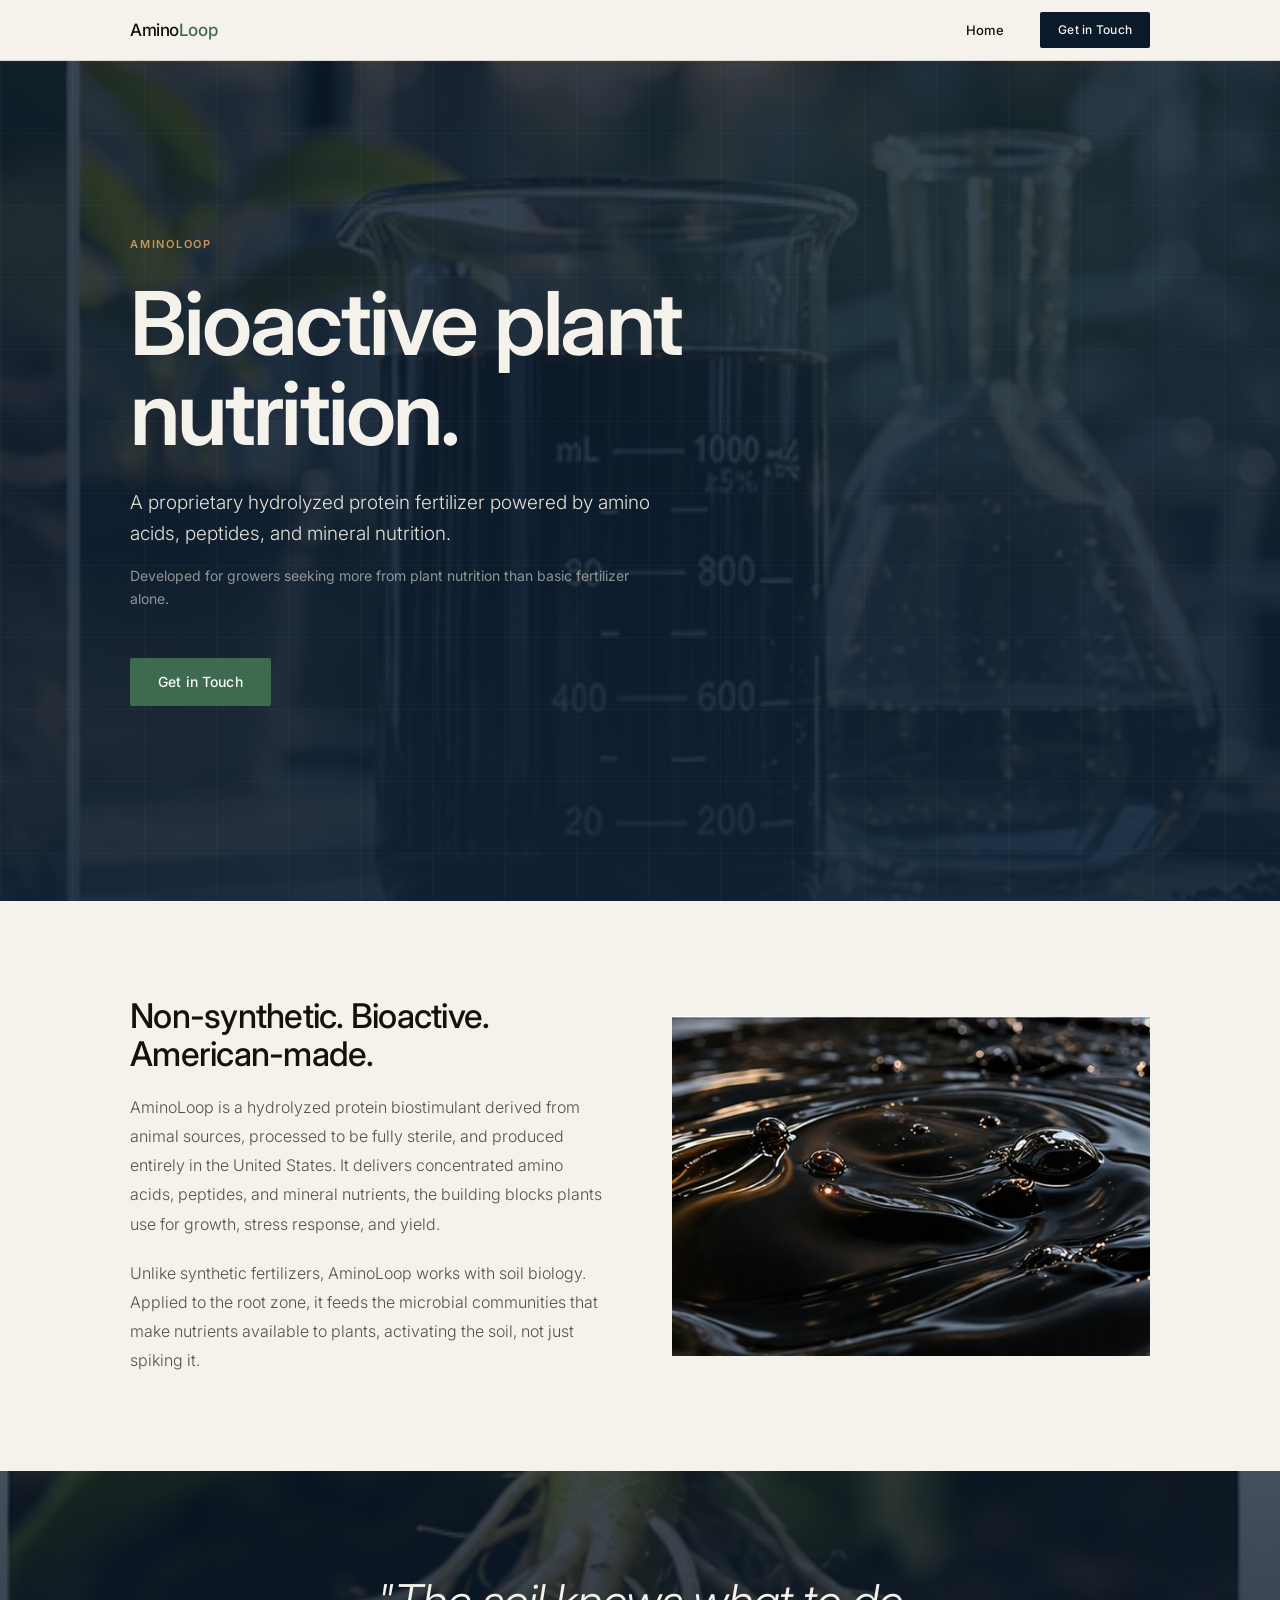
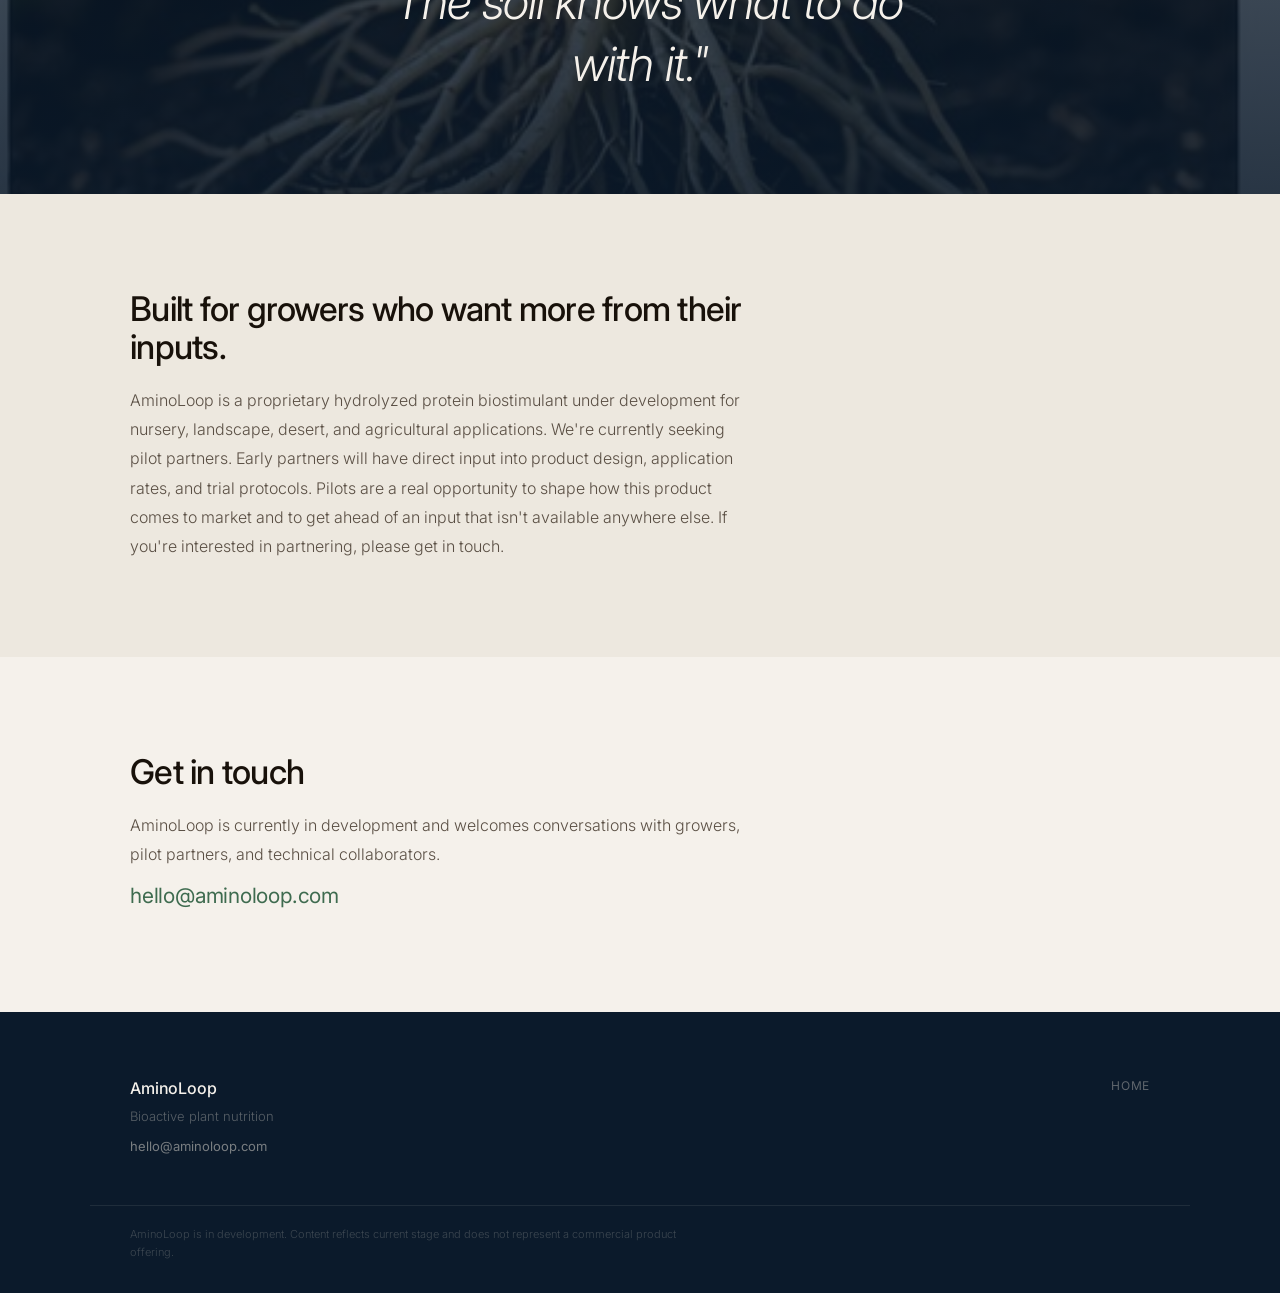
<file: index.html>
<!DOCTYPE html>
<html lang="en">
<head>
  <meta charset="UTF-8">
  <meta name="viewport" content="width=device-width, initial-scale=1.0">
  <meta name="description" content="AminoLoop is developing a proprietary hydrolyzed protein fertilizer powered by amino acids, peptides, and mineral nutrition.">
  <title>AminoLoop -- Bioactive Plant Nutrition</title>
  <link rel="preconnect" href="https://fonts.googleapis.com">
  <link rel="preconnect" href="https://fonts.gstatic.com" crossorigin>
  <link href="https://fonts.googleapis.com/css2?family=Inter:ital,wght@0,300;0,400;0,500;0,600;1,300&display=swap" rel="stylesheet">
  <link rel="stylesheet" href="styles.css">
</head>
<body>

  <nav class="nav" id="nav">
    <div class="container nav-inner">
      <a href="/" class="wordmark" aria-label="AminoLoop home">
        <span class="wm-a">Amino</span><span class="wm-l">Loop</span>
      </a>
      <div class="nav-links">
        <a href="/" class="nav-link active">Home</a>
        <a href="#contact" class="btn btn-nav">Get in Touch</a>
      </div>
      <button class="nav-toggle" id="navToggle" aria-label="Open navigation menu" aria-expanded="false">
        <span></span><span></span><span></span>
      </button>
    </div>
    <div class="nav-drawer" id="navDrawer" hidden>
      <a href="/" class="drawer-link active">Home</a>
      <a href="#contact" class="drawer-link drawer-cta">Get in Touch</a>
    </div>
  </nav>

  <main>

    <!-- HERO -->
    <section class="hero">
      <div class="hero-bg" aria-hidden="true"></div>
      <div class="container hero-container">
        <p class="overline">AminoLoop</p>
        <h1 class="hero-h1">Bioactive plant<br>nutrition.</h1>
        <p class="hero-sub">A proprietary hydrolyzed protein fertilizer powered by amino acids, peptides, and mineral nutrition.</p>
        <p class="hero-support">Developed for growers seeking more from plant nutrition than basic fertilizer alone.</p>
        <div class="cta-row">
          <a href="#contact" class="btn btn-primary">Get in Touch</a>
        </div>
      </div>
    </section>

    <!-- WHAT IT IS -->
    <section class="section" id="what-it-is">
      <div class="container">
        <div class="split-grid">
          <div>
            <h2 class="s-heading">Non-synthetic. Bioactive. American-made.</h2>
            <p class="s-body">AminoLoop is a hydrolyzed protein biostimulant derived from animal sources, processed to be fully sterile, and produced entirely in the United States. It delivers concentrated amino acids, peptides, and mineral nutrients, the building blocks plants use for growth, stress response, and yield.</p>
            <p class="s-body s-body-gap">Unlike synthetic fertilizers, AminoLoop works with soil biology. Applied to the root zone, it feeds the microbial communities that make nutrients available to plants, activating the soil, not just spiking it.</p>
          </div>
          <div class="split-img">
            <img src="images/site/dark-liquid.jpg" alt="Dark bioactive liquid concentrate">
          </div>
        </div>
      </div>
    </section>

    <!-- PULLQUOTE -->
    <section class="pullquote-band">
      <div class="container">
        <blockquote class="pullquote">"The soil knows what to do with it."</blockquote>
      </div>
    </section>

    <!-- WHO IT'S FOR -->
    <section class="section section-alt" id="who">
      <div class="container">
        <div class="col-text">
          <h2 class="s-heading">Built for growers who want more from their inputs.</h2>
          <p class="s-body">AminoLoop is a proprietary hydrolyzed protein biostimulant under development for nursery, landscape, desert, and agricultural applications. We're currently seeking pilot partners. Early partners will have direct input into product design, application rates, and trial protocols. Pilots are a real opportunity to shape how this product comes to market and to get ahead of an input that isn't available anywhere else. If you're interested in partnering, please get in touch.</p>
        </div>
      </div>
    </section>

    <!-- CONTACT -->
    <section class="section" id="contact">
      <div class="container">
        <div class="col-text">
          <h2 class="s-heading">Get in touch</h2>
          <p class="s-body">AminoLoop is currently in development and welcomes conversations with growers, pilot partners, and technical collaborators.</p>
          <a href="mailto:hello@aminoloop.com" class="email-link">hello@aminoloop.com</a>
        </div>
      </div>
    </section>

  </main>

  <footer class="footer">
    <div class="container footer-inner">
      <div class="footer-brand">
        <span class="footer-name">AminoLoop</span>
        <span class="footer-tag">Bioactive plant nutrition</span>
        <a href="mailto:hello@aminoloop.com" class="footer-email">hello@aminoloop.com</a>
      </div>
      <nav class="footer-nav" aria-label="Footer navigation">
        <a href="/" class="f-link">Home</a>
      </nav>
    </div>
    <div class="container">
      <p class="footer-legal">AminoLoop is in development. Content reflects current stage and does not represent a commercial product offering.</p>
    </div>
  </footer>

  <script src="script.js"></script>
</body>
</html>
</file>
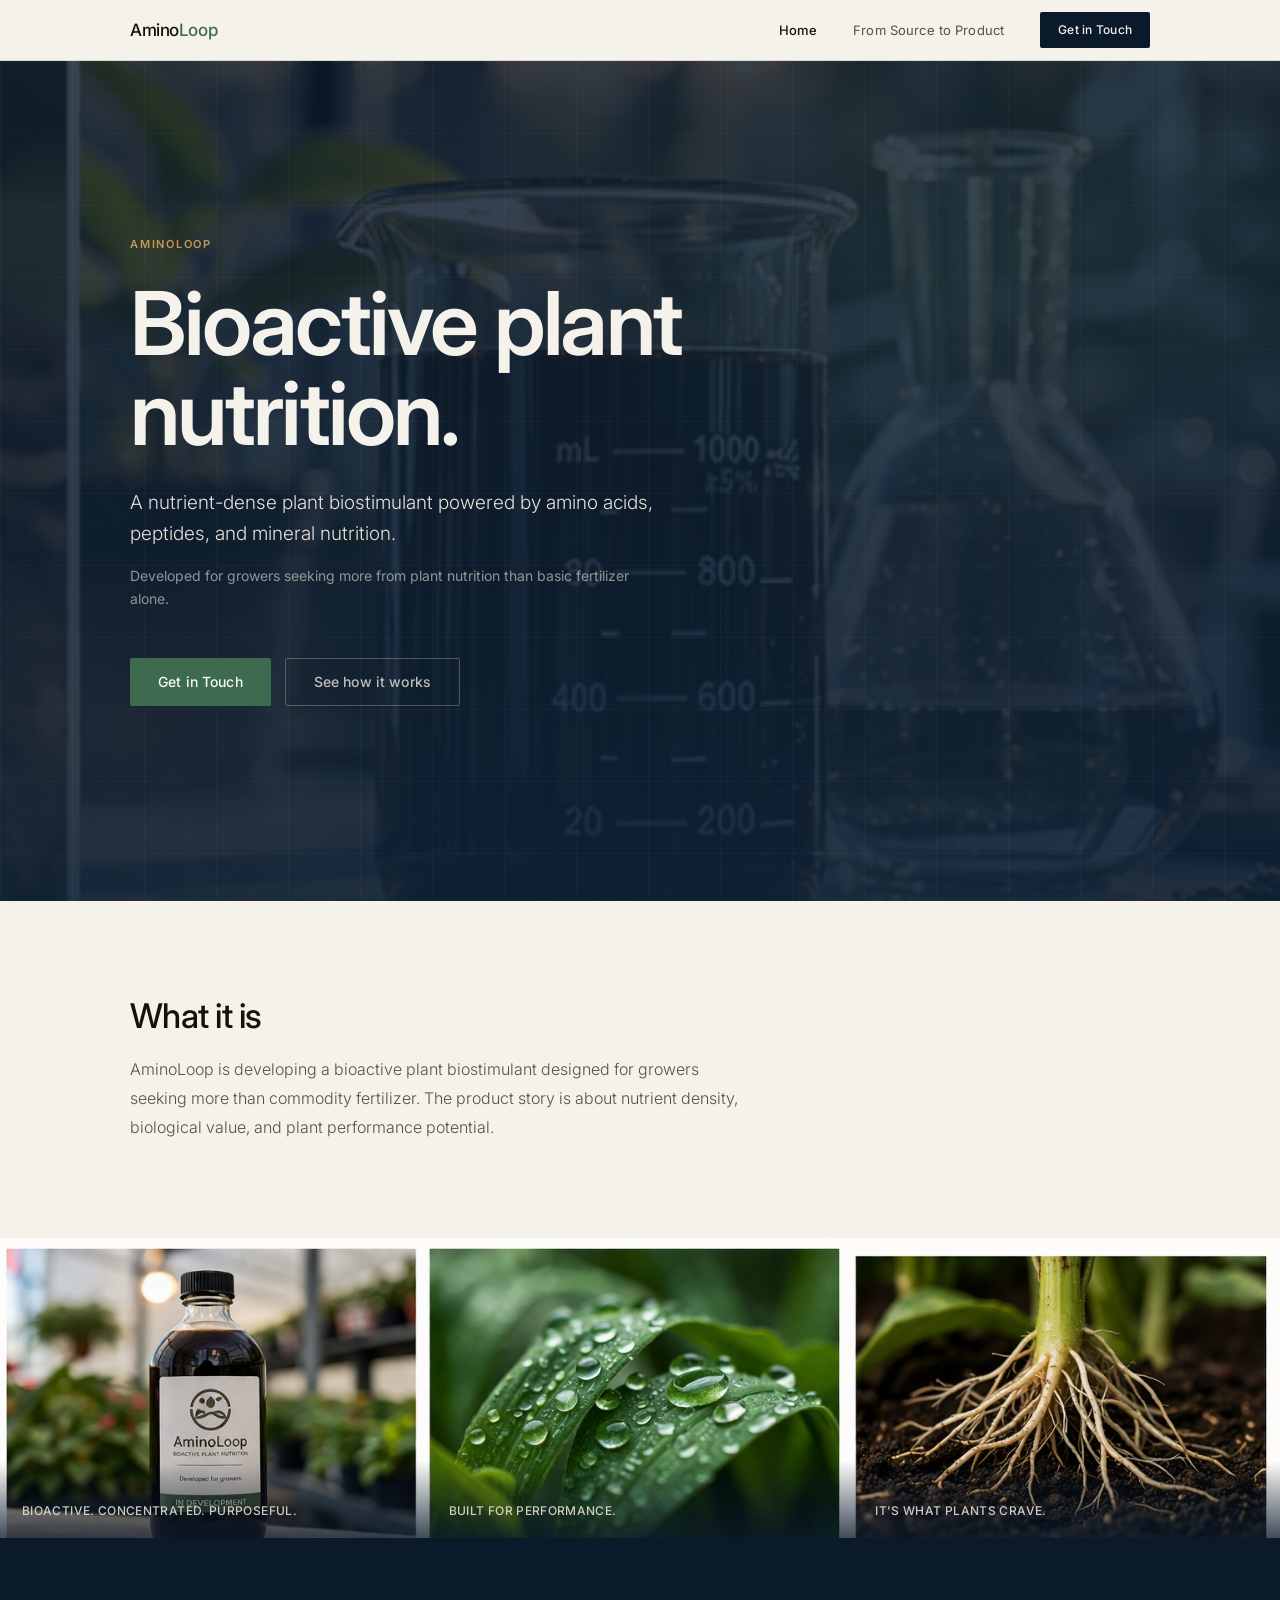
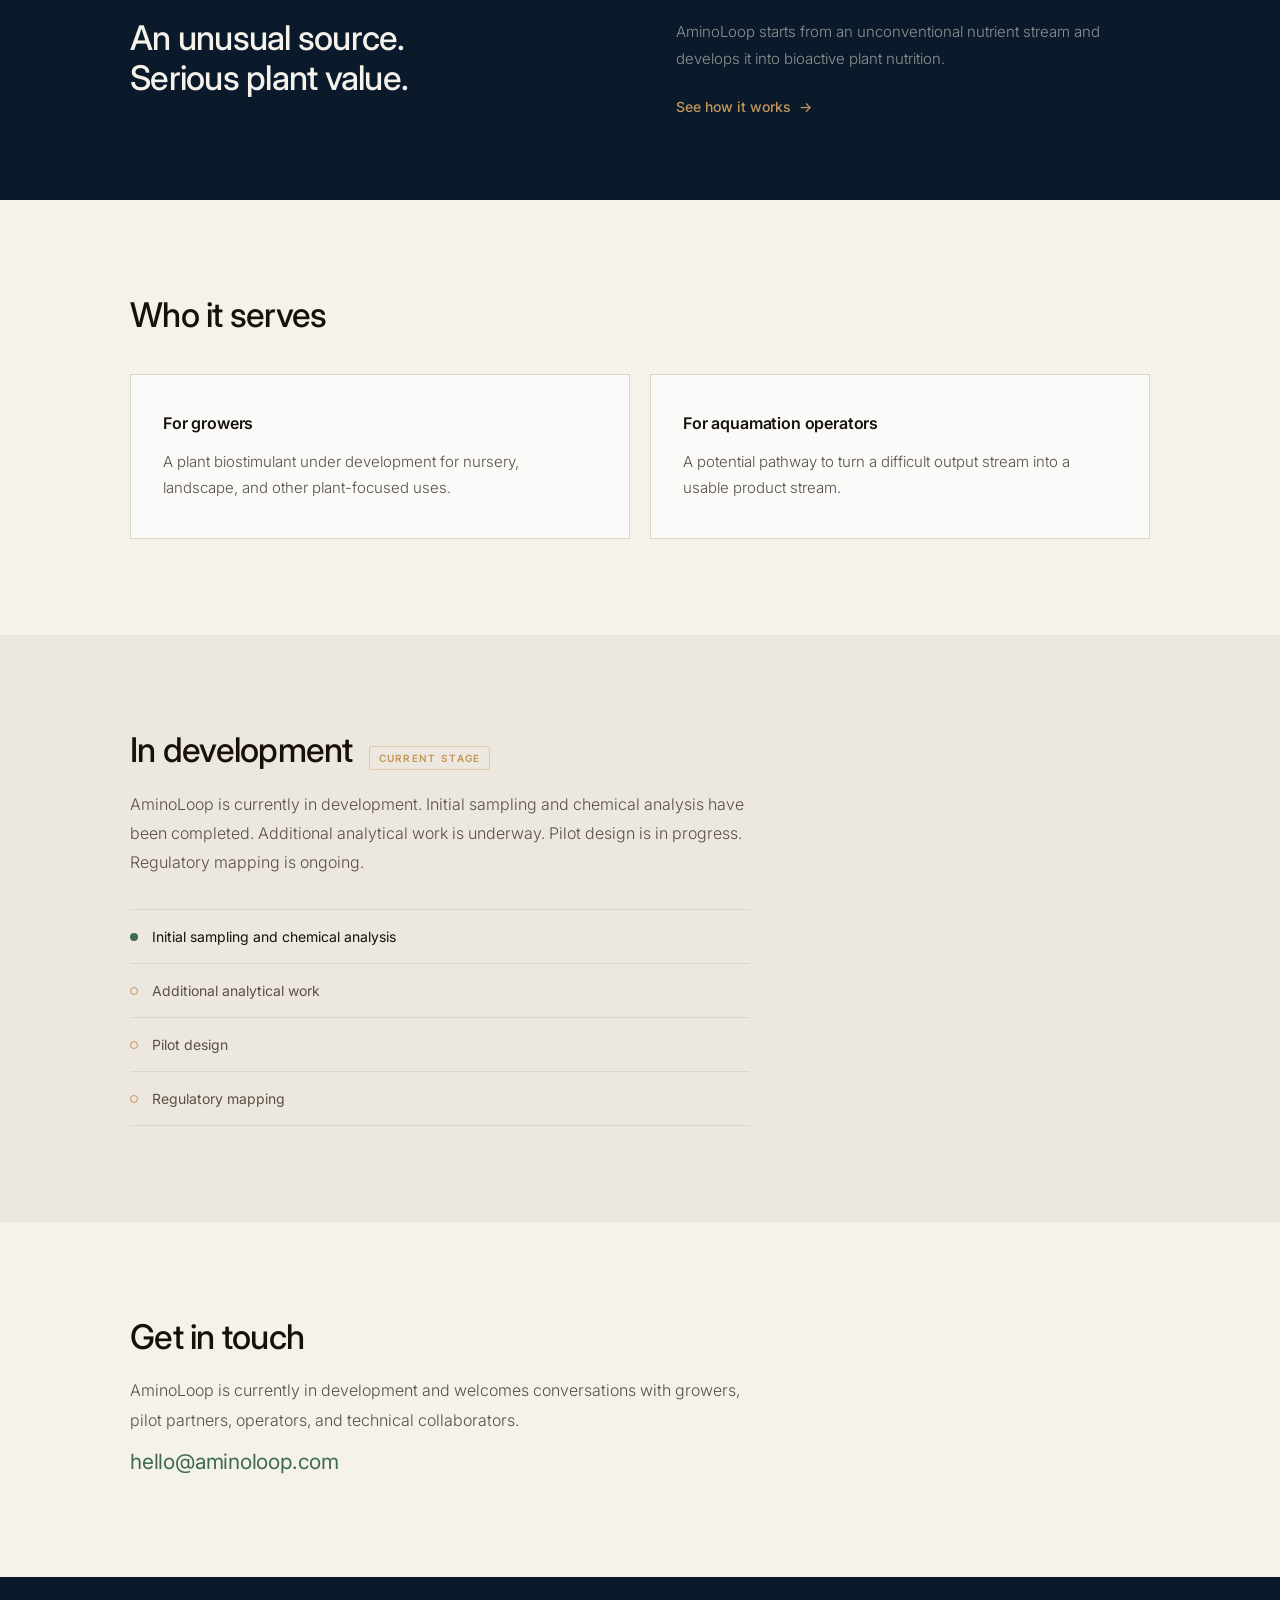
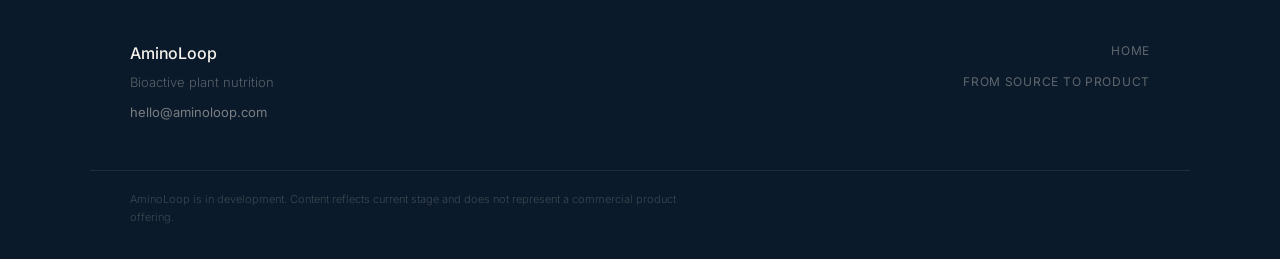
<file: 1index.html>
<!DOCTYPE html>
<html lang="en">
<head>
  <meta charset="UTF-8">
  <meta name="viewport" content="width=device-width, initial-scale=1.0">
  <meta name="description" content="AminoLoop is developing a bioactive plant biostimulant powered by amino acids, peptides, and mineral nutrition.">
  <title>AminoLoop -- Bioactive Plant Nutrition</title>
  <link rel="preconnect" href="https://fonts.googleapis.com">
  <link rel="preconnect" href="https://fonts.gstatic.com" crossorigin>
  <link href="https://fonts.googleapis.com/css2?family=Inter:ital,wght@0,300;0,400;0,500;0,600;1,300&display=swap" rel="stylesheet">
  <link rel="stylesheet" href="styles.css">
</head>
<body>

  <nav class="nav" id="nav">
    <div class="container nav-inner">
      <a href="/" class="wordmark" aria-label="AminoLoop home">
        <span class="wm-a">Amino</span><span class="wm-l">Loop</span>
      </a>
      <div class="nav-links">
        <a href="/" class="nav-link active">Home</a>
        <a href="process.html" class="nav-link">From Source to Product</a>
        <a href="#contact" class="btn btn-nav">Get in Touch</a>
      </div>
      <button class="nav-toggle" id="navToggle" aria-label="Open navigation menu" aria-expanded="false">
        <span></span><span></span><span></span>
      </button>
    </div>
    <div class="nav-drawer" id="navDrawer" hidden>
      <a href="/" class="drawer-link active">Home</a>
      <a href="process.html" class="drawer-link">From Source to Product</a>
      <a href="#contact" class="drawer-link drawer-cta">Get in Touch</a>
    </div>
  </nav>

  <main>

    <!-- HERO -->
    <section class="hero">
      <div class="hero-bg" aria-hidden="true"></div>
      <div class="container hero-container">
        <p class="overline">AminoLoop</p>
        <h1 class="hero-h1">Bioactive plant<br>nutrition.</h1>
        <p class="hero-sub">A nutrient-dense plant biostimulant powered by amino acids, peptides, and mineral nutrition.</p>
        <p class="hero-support">Developed for growers seeking more from plant nutrition than basic fertilizer alone.</p>
        <div class="cta-row">
          <a href="#contact" class="btn btn-primary">Get in Touch</a>
          <a href="process.html" class="btn btn-ghost">See how it works</a>
        </div>
      </div>
    </section>

    <!-- WHAT IT IS -->
    <section class="section" id="what-it-is">
      <div class="container">
        <div class="col-text">
          <h2 class="s-heading">What it is</h2>
          <p class="s-body">AminoLoop is developing a bioactive plant biostimulant designed for growers seeking more than commodity fertilizer. The product story is about nutrient density, biological value, and plant performance potential.</p>
        </div>
      </div>
    </section>

    <!-- PHOTO STRIP -->
    <section class="photo-strip" aria-hidden="true">
      <div class="photo-grid">
        <div class="photo-item">
          <img src="images/site/product-bottle.jpg" alt="AminoLoop product bottle">
          <p class="photo-cap">Bioactive. Concentrated. Purposeful.</p>
        </div>
        <div class="photo-item">
          <img src="images/site/plant-droplets.jpg" alt="Plant with water droplets">
          <p class="photo-cap">Built for Performance.</p>
        </div>
        <div class="photo-item">
          <img src="images/site/plant-roots.jpg" alt="Plant root system">
          <p class="photo-cap">It's what plants crave.</p>
        </div>
      </div>
    </section>

    <!-- PROVENANCE TEASER -->
    <section class="prov-band">
      <div class="container">
        <div class="prov-grid">
          <h2 class="prov-heading">An unusual source.<br>Serious plant value.</h2>
          <div class="prov-right">
            <p class="prov-body">AminoLoop starts from an unconventional nutrient stream and develops it into bioactive plant nutrition.</p>
            <a href="process.html" class="arrow-link">See how it works <span aria-hidden="true">&#8594;</span></a>
          </div>
        </div>
      </div>
    </section>

    <!-- WHO IT SERVES -->
    <section class="section" id="who">
      <div class="container">
        <h2 class="s-heading">Who it serves</h2>
        <div class="cards">
          <div class="card">
            <h3 class="card-h">For growers</h3>
            <p class="card-body">A plant biostimulant under development for nursery, landscape, and other plant-focused uses.</p>
          </div>
          <div class="card">
            <h3 class="card-h">For aquamation operators</h3>
            <p class="card-body">A potential pathway to turn a difficult output stream into a usable product stream.</p>
          </div>
        </div>
      </div>
    </section>

    <!-- IN DEVELOPMENT -->
    <section class="section section-alt" id="status">
      <div class="container">
        <div class="col-text">
          <div class="dev-header">
            <h2 class="s-heading">In development</h2>
            <span class="dev-badge">Current stage</span>
          </div>
          <p class="s-body">AminoLoop is currently in development. Initial sampling and chemical analysis have been completed. Additional analytical work is underway. Pilot design is in progress. Regulatory mapping is ongoing.</p>
          <ul class="status-list" aria-label="Development status">
            <li class="s-done">Initial sampling and chemical analysis</li>
            <li class="s-active">Additional analytical work</li>
            <li class="s-active">Pilot design</li>
            <li class="s-active">Regulatory mapping</li>
          </ul>
        </div>
      </div>
    </section>

    <!-- CONTACT -->
    <section class="section" id="contact">
      <div class="container">
        <div class="col-text">
          <h2 class="s-heading">Get in touch</h2>
          <p class="s-body">AminoLoop is currently in development and welcomes conversations with growers, pilot partners, operators, and technical collaborators.</p>
          <a href="mailto:hello@aminoloop.com" class="email-link">hello@aminoloop.com</a>
        </div>
      </div>
    </section>

  </main>

  <footer class="footer">
    <div class="container footer-inner">
      <div class="footer-brand">
        <span class="footer-name">AminoLoop</span>
        <span class="footer-tag">Bioactive plant nutrition</span>
        <a href="mailto:hello@aminoloop.com" class="footer-email">hello@aminoloop.com</a>
      </div>
      <nav class="footer-nav" aria-label="Footer navigation">
        <a href="/" class="f-link">Home</a>
        <a href="process.html" class="f-link">From Source to Product</a>
      </nav>
    </div>
    <div class="container">
      <p class="footer-legal">AminoLoop is in development. Content reflects current stage and does not represent a commercial product offering.</p>
    </div>
  </footer>

  <script src="script.js"></script>
</body>
</html>
</file>
<file: styles.css>
/* ==========================================================
   AminoLoop -- styles.css
   Desert palette, Inter, science-forward minimal
   No em dashes in this file.
========================================================== */

/* -- Variables -- */
:root {
  --navy:         #0B1A2B;
  --navy-mid:     #102236;
  --sand:         #C4965A;
  --sage:         #3E6B4F;
  --sage-light:   #4E7D60;

  --cream:        #F5F1EB;
  --cream-mid:    #EDE8DF;
  --cream-dark:   #DDD5C8;
  --white:        #FAFAF8;

  --text:         #18110A;
  --text-mid:     #5A4F44;
  --text-light:   #8C8278;
  --text-ghost:   #BAB2AA;

  --on-dark:      #E8E2D8;
  --on-dark-mid:  rgba(232, 226, 216, 0.60);
  --on-dark-faint:rgba(232, 226, 216, 0.35);

  --font:   'Inter', -apple-system, BlinkMacSystemFont, 'Segoe UI', sans-serif;

  --max-w:  1100px;
  --nav-h:  60px;
  --px:     40px;
  --sec-v:  96px;
}

/* -- Reset -- */
*, *::before, *::after { box-sizing: border-box; margin: 0; padding: 0; }
html { scroll-behavior: smooth; font-size: 16px; }
body {
  font-family: var(--font);
  color: var(--text);
  background: var(--cream);
  line-height: 1.6;
  -webkit-font-smoothing: antialiased;
  -moz-osx-font-smoothing: grayscale;
}
img, svg { display: block; max-width: 100%; }
a { color: inherit; }
ul { list-style: none; }

/* -- Container -- */
.container {
  width: 100%;
  max-width: var(--max-w);
  margin: 0 auto;
  padding: 0 var(--px);
}

/* ==========================================================
   NAV
========================================================== */
.nav {
  position: sticky;
  top: 0;
  z-index: 100;
  background: rgba(245, 241, 235, 0.96);
  backdrop-filter: blur(10px);
  -webkit-backdrop-filter: blur(10px);
  border-bottom: 1px solid var(--cream-dark);
  transition: box-shadow 0.25s ease;
}

.nav.scrolled {
  box-shadow: 0 2px 20px rgba(11, 26, 43, 0.08);
}

.nav-inner {
  display: flex;
  align-items: center;
  justify-content: space-between;
  height: var(--nav-h);
  gap: 20px;
}

/* Wordmark */
.wordmark {
  text-decoration: none;
  font-size: 17px;
  font-weight: 500;
  letter-spacing: -0.025em;
  line-height: 1;
  flex-shrink: 0;
}
.wm-a { color: var(--text); }
.wm-l { color: var(--sage); }

/* Desktop nav links */
.nav-links {
  display: flex;
  align-items: center;
  gap: 36px;
}

.nav-link {
  font-size: 13px;
  font-weight: 400;
  color: var(--text-mid);
  text-decoration: none;
  letter-spacing: 0.01em;
  transition: color 0.2s ease;
}
.nav-link:hover { color: var(--text); }
.nav-link.active { color: var(--text); font-weight: 500; }

/* Mobile toggle */
.nav-toggle {
  display: none;
  flex-direction: column;
  justify-content: center;
  gap: 5px;
  background: none;
  border: none;
  cursor: pointer;
  padding: 6px 2px;
  flex-shrink: 0;
}
.nav-toggle span {
  display: block;
  width: 20px;
  height: 1.5px;
  background: var(--text);
  transition: all 0.25s ease;
  transform-origin: center;
}
.nav-toggle.open span:nth-child(1) { transform: translateY(6.5px) rotate(45deg); }
.nav-toggle.open span:nth-child(2) { opacity: 0; }
.nav-toggle.open span:nth-child(3) { transform: translateY(-6.5px) rotate(-45deg); }

/* Mobile drawer */
.nav-drawer {
  background: var(--cream);
  border-top: 1px solid var(--cream-dark);
  padding: 8px var(--px) 20px;
  display: flex;
  flex-direction: column;
}
.nav-drawer[hidden] { display: none; }

.drawer-link {
  font-size: 15px;
  font-weight: 400;
  color: var(--text-mid);
  text-decoration: none;
  padding: 13px 0;
  border-bottom: 1px solid var(--cream-dark);
  transition: color 0.2s ease;
}
.drawer-link:last-child { border-bottom: none; }
.drawer-link:hover,
.drawer-link.active { color: var(--text); }
.drawer-link.active { font-weight: 500; }
.drawer-cta { color: var(--sage); font-weight: 500; }
.drawer-cta:hover { color: var(--sage-light); }

/* ==========================================================
   BUTTONS
========================================================== */
.btn {
  display: inline-flex;
  align-items: center;
  justify-content: center;
  font-family: var(--font);
  font-weight: 500;
  text-decoration: none;
  cursor: pointer;
  border: none;
  transition: filter 0.2s ease, background 0.2s ease, border-color 0.2s ease;
  white-space: nowrap;
  letter-spacing: 0.01em;
}

/* Nav CTA button */
.btn-nav {
  font-size: 12px;
  font-weight: 500;
  padding: 8px 18px;
  background: var(--navy);
  color: var(--cream);
  border-radius: 2px;
  letter-spacing: 0.02em;
}
.btn-nav:hover { background: var(--navy-mid); filter: brightness(1.1); }

/* Hero primary */
.btn-primary {
  font-size: 14px;
  padding: 13px 28px;
  background: var(--sage);
  color: var(--white);
  border-radius: 2px;
}
.btn-primary:hover { filter: brightness(1.1); }

/* Hero ghost */
.btn-ghost {
  font-size: 14px;
  padding: 12px 28px;
  background: transparent;
  color: rgba(232, 226, 216, 0.82);
  border: 1px solid rgba(232, 226, 216, 0.28);
  border-radius: 2px;
}
.btn-ghost:hover {
  color: var(--cream);
  border-color: rgba(232, 226, 216, 0.60);
}

/* ==========================================================
   HOMEPAGE HERO
========================================================== */
.hero {
  min-height: calc(100vh - var(--nav-h));
  background:
    linear-gradient(rgba(11, 26, 43, 0.82), rgba(16, 34, 54, 0.92)),
    url('images/site/roots-lab.jpg') center / cover no-repeat;
  position: relative;
  display: flex;
  align-items: center;
  overflow: hidden;
}

/* Subtle grid texture on dark bg */
.hero-bg {
  position: absolute;
  inset: 0;
  background-image:
    linear-gradient(rgba(245, 241, 235, 0.028) 1px, transparent 1px),
    linear-gradient(90deg, rgba(245, 241, 235, 0.028) 1px, transparent 1px);
  background-size: 72px 72px;
  pointer-events: none;
}

/* Subtle colored gradients -- organic desert feel */
.hero-bg::after {
  content: '';
  position: absolute;
  inset: 0;
  background:
    radial-gradient(ellipse 65% 55% at 78% 25%, rgba(62, 107, 79, 0.14) 0%, transparent 60%),
    radial-gradient(ellipse 45% 40% at 10% 80%, rgba(196, 150, 90, 0.07) 0%, transparent 55%);
  pointer-events: none;
}

.hero-container {
  position: relative;
  z-index: 2;
  padding-top: 88px;
  padding-bottom: 108px;
}

.overline {
  font-size: 11px;
  font-weight: 600;
  letter-spacing: 0.16em;
  text-transform: uppercase;
  color: var(--sand);
  margin-bottom: 26px;
}

.hero-h1 {
  font-size: clamp(44px, 7.5vw, 88px);
  font-weight: 600;
  line-height: 1.02;
  letter-spacing: -0.03em;
  color: var(--cream);
  margin-bottom: 28px;
  max-width: 700px;
}

.hero-sub {
  font-size: clamp(16px, 1.9vw, 19px);
  font-weight: 300;
  line-height: 1.65;
  color: var(--on-dark);
  max-width: 560px;
  margin-bottom: 14px;
}

.hero-support {
  font-size: 14px;
  font-weight: 400;
  line-height: 1.65;
  color: var(--on-dark-mid);
  max-width: 500px;
  margin-bottom: 48px;
}

.cta-row {
  display: flex;
  align-items: center;
  gap: 14px;
  flex-wrap: wrap;
}

/* ==========================================================
   SHARED SECTION STYLES
========================================================== */
.section {
  padding: var(--sec-v) 0;
  background: var(--cream);
}

.section-alt {
  background: var(--cream-mid);
}

/* Text column widths */
.col-text       { max-width: 620px; }
.col-text-wide  { max-width: 820px; }

/* Section heading */
.s-heading {
  font-size: clamp(24px, 3vw, 34px);
  font-weight: 500;
  letter-spacing: -0.022em;
  line-height: 1.12;
  color: var(--text);
  margin-bottom: 20px;
}

/* Section body */
.s-body {
  font-size: 16px;
  font-weight: 300;
  line-height: 1.82;
  color: var(--text-mid);
}

.s-body-gap { margin-top: 20px; }

/* Eyebrow (process page section labels) */
.eyebrow {
  font-size: 11px;
  font-weight: 600;
  letter-spacing: 0.14em;
  text-transform: uppercase;
  color: var(--sage);
  margin-bottom: 14px;
}

/* ==========================================================
   PHOTO STRIP (homepage)
========================================================== */
.photo-strip {
  background: var(--navy);
}

.photo-grid {
  display: grid;
  grid-template-columns: repeat(3, 1fr);
}

.photo-item {
  position: relative;
  overflow: hidden;
}

.photo-item img {
  width: 100%;
  height: 300px;
  object-fit: cover;
  display: block;
  transition: transform 0.5s ease;
}

.photo-item:hover img {
  transform: scale(1.04);
}

.photo-cap {
  position: absolute;
  bottom: 0;
  left: 0;
  right: 0;
  padding: 40px 22px 18px;
  background: linear-gradient(transparent, rgba(11, 26, 43, 0.78));
  font-size: 12px;
  font-weight: 500;
  letter-spacing: 0.03em;
  color: rgba(232, 226, 216, 0.88);
  text-transform: uppercase;
}

/* ==========================================================
   SPLIT SECTIONS (process.html -- image + text)
========================================================== */
.split-grid {
  display: grid;
  grid-template-columns: 1fr 1fr;
  gap: 64px;
  align-items: center;
}

.split-grid.reverse .split-img {
  order: -1;
}

.split-img {
  overflow: hidden;
}

.split-img img {
  width: 100%;
  height: 340px;
  object-fit: cover;
  display: block;
}

/* ==========================================================
   PROVENANCE BAND (homepage)
========================================================== */
.prov-band {
  background: var(--navy);
  padding: 80px 0;
}

.prov-grid {
  display: grid;
  grid-template-columns: 1fr 1fr;
  gap: 72px;
  align-items: start;
}

.prov-heading {
  font-size: clamp(22px, 3vw, 34px);
  font-weight: 500;
  letter-spacing: -0.022em;
  line-height: 1.15;
  color: var(--cream);
}

.prov-right { }

.prov-body {
  font-size: 15px;
  font-weight: 300;
  line-height: 1.8;
  color: var(--on-dark-mid);
  margin-bottom: 22px;
}

.arrow-link {
  font-size: 14px;
  font-weight: 500;
  color: var(--sand);
  text-decoration: none;
  display: inline-flex;
  align-items: center;
  gap: 8px;
  transition: gap 0.2s ease;
}
.arrow-link:hover { gap: 13px; }

/* ==========================================================
   WHO IT SERVES -- CARDS
========================================================== */
.cards {
  display: grid;
  grid-template-columns: 1fr 1fr;
  gap: 20px;
  margin-top: 40px;
}

.card {
  background: var(--white);
  border: 1px solid var(--cream-dark);
  padding: 36px 32px;
}

.card-h {
  font-size: 16px;
  font-weight: 600;
  letter-spacing: -0.01em;
  color: var(--text);
  margin-bottom: 12px;
}

.card-body {
  font-size: 15px;
  font-weight: 300;
  line-height: 1.78;
  color: var(--text-mid);
}

/* ==========================================================
   IN DEVELOPMENT -- STATUS LIST
========================================================== */
.dev-header {
  display: flex;
  align-items: baseline;
  gap: 16px;
  margin-bottom: 20px;
  flex-wrap: wrap;
}

/* Remove default margin from s-heading inside dev-header */
.dev-header .s-heading { margin-bottom: 0; }

.dev-badge {
  font-size: 10px;
  font-weight: 600;
  letter-spacing: 0.13em;
  text-transform: uppercase;
  color: var(--sand);
  border: 1px solid rgba(196, 150, 90, 0.38);
  padding: 3px 9px;
  border-radius: 2px;
  white-space: nowrap;
  flex-shrink: 0;
}

.status-list {
  margin-top: 32px;
  border-top: 1px solid var(--cream-dark);
}

.status-list li {
  display: flex;
  align-items: center;
  gap: 14px;
  padding: 16px 0;
  border-bottom: 1px solid var(--cream-dark);
  font-size: 14px;
  font-weight: 400;
  line-height: 1.5;
}

.status-list li::before {
  content: '';
  width: 8px;
  height: 8px;
  border-radius: 50%;
  flex-shrink: 0;
}

.s-done {
  color: var(--text);
}
.s-done::before {
  background: var(--sage);
}

.s-active {
  color: var(--text-mid);
}
.s-active::before {
  background: transparent;
  border: 1.5px solid var(--sand);
}

/* ==========================================================
   CONTACT
========================================================== */
.email-link {
  display: inline-block;
  font-size: 21px;
  font-weight: 400;
  letter-spacing: -0.01em;
  color: var(--sage);
  text-decoration: none;
  margin-top: 10px;
  padding-bottom: 2px;
  border-bottom: 1px solid transparent;
  transition: border-color 0.2s ease, color 0.2s ease;
}
.email-link:hover {
  color: var(--sage-light);
  border-bottom-color: var(--sage-light);
}

/* ==========================================================
   FOOTER
========================================================== */
.footer {
  background: var(--navy);
  padding: 64px 0 32px;
}

.footer-inner {
  display: flex;
  justify-content: space-between;
  align-items: flex-start;
  gap: 48px;
  padding-bottom: 48px;
  border-bottom: 1px solid rgba(232, 226, 216, 0.09);
  margin-bottom: 20px;
  flex-wrap: wrap;
}

.footer-brand {
  display: flex;
  flex-direction: column;
  gap: 5px;
}

.footer-name {
  font-size: 16px;
  font-weight: 500;
  color: var(--cream);
  letter-spacing: -0.01em;
}

.footer-tag {
  font-size: 13px;
  font-weight: 300;
  color: var(--on-dark-faint);
}

.footer-email {
  font-size: 13px;
  font-weight: 400;
  color: rgba(232, 226, 216, 0.50);
  text-decoration: none;
  margin-top: 4px;
  transition: color 0.2s ease;
}
.footer-email:hover { color: var(--cream); }

.footer-nav {
  display: flex;
  flex-direction: column;
  gap: 12px;
  align-items: flex-end;
}

.f-link {
  font-size: 12px;
  font-weight: 400;
  letter-spacing: 0.06em;
  text-transform: uppercase;
  color: rgba(232, 226, 216, 0.38);
  text-decoration: none;
  transition: color 0.2s ease;
}
.f-link:hover { color: var(--cream); }

.footer-legal {
  font-size: 11px;
  font-weight: 300;
  color: rgba(232, 226, 216, 0.22);
  line-height: 1.6;
  max-width: 580px;
}

/* ==========================================================
   PAGE HERO (process.html)
========================================================== */
.page-hero {
  background:
    linear-gradient(rgba(11, 26, 43, 0.72), rgba(11, 26, 43, 0.86)),
    url('images/site/liquid-pour.jpg') center / cover no-repeat;
  position: relative;
  overflow: hidden;
}

.page-hero-bg {
  position: absolute;
  inset: 0;
  background-image:
    linear-gradient(rgba(245, 241, 235, 0.028) 1px, transparent 1px),
    linear-gradient(90deg, rgba(245, 241, 235, 0.028) 1px, transparent 1px);
  background-size: 72px 72px;
  pointer-events: none;
}

.page-hero-bg::after {
  content: '';
  position: absolute;
  inset: 0;
  background: radial-gradient(ellipse 60% 50% at 65% 25%, rgba(62, 107, 79, 0.11) 0%, transparent 60%);
  pointer-events: none;
}

.page-hero-container {
  position: relative;
  z-index: 2;
  padding-top: 80px;
  padding-bottom: 88px;
}

.breadcrumb {
  font-size: 12px;
  font-weight: 400;
  color: var(--on-dark-faint);
  margin-bottom: 28px;
  letter-spacing: 0.01em;
}
.breadcrumb a {
  color: var(--on-dark-faint);
  text-decoration: none;
  transition: color 0.2s ease;
}
.breadcrumb a:hover { color: rgba(232, 226, 216, 0.75); }
.breadcrumb a::after { content: ' /'; margin-right: 4px; }

.page-hero-title {
  font-size: clamp(36px, 5.5vw, 64px);
  font-weight: 600;
  letter-spacing: -0.03em;
  line-height: 1.04;
  color: var(--cream);
  margin-bottom: 22px;
  max-width: 620px;
}

.page-hero-body {
  font-size: clamp(15px, 1.9vw, 18px);
  font-weight: 300;
  line-height: 1.68;
  color: var(--on-dark-mid);
  max-width: 560px;
}

/* ==========================================================
   CONDITIONING PROCESS TABLE (process.html)
========================================================== */
.proc-table {
  margin-top: 44px;
  border-top: 1px solid var(--cream-dark);
}

.proc-row {
  display: grid;
  grid-template-columns: 36px 190px 1fr;
  gap: 20px;
  padding: 18px 0;
  border-bottom: 1px solid var(--cream-dark);
  align-items: baseline;
}

.proc-num {
  font-size: 11px;
  font-weight: 600;
  letter-spacing: 0.06em;
  color: var(--text-ghost);
  line-height: 1.5;
}

.proc-label {
  font-size: 14px;
  font-weight: 500;
  color: var(--text);
  line-height: 1.5;
}

.proc-desc {
  font-size: 14px;
  font-weight: 300;
  color: var(--text-mid);
  line-height: 1.6;
}

/* ==========================================================
   PULL QUOTE BAND (process.html)
========================================================== */
.pullquote-band {
  background:
    linear-gradient(rgba(11, 26, 43, 0.76), rgba(11, 26, 43, 0.88)),
    url('images/site/plant-roots.jpg') center / cover no-repeat;
  padding: 100px 0;
  text-align: center;
}

.pullquote {
  font-size: clamp(26px, 3.8vw, 48px);
  font-weight: 300;
  font-style: italic;
  color: var(--cream);
  letter-spacing: -0.02em;
  max-width: 540px;
  margin: 0 auto;
  line-height: 1.28;
}

/* ==========================================================
   RESPONSIVE -- tablet (max 860px)
========================================================== */
@media (max-width: 860px) {
  :root {
    --sec-v: 72px;
    --px:    28px;
  }

  .nav-links    { display: none; }
  .nav-toggle   { display: flex; }

  .prov-grid    { grid-template-columns: 1fr; gap: 28px; }
  .cards        { grid-template-columns: 1fr; gap: 16px; }
  .photo-grid   { grid-template-columns: 1fr; }
  .photo-item img { height: 220px; }
  .split-grid   { grid-template-columns: 1fr; gap: 32px; }
  .split-grid.reverse .split-img { order: 0; }

  .footer-inner { flex-direction: column; gap: 36px; }
  .footer-nav   { align-items: flex-start; flex-direction: row; gap: 28px; }
}

/* ==========================================================
   RESPONSIVE -- mobile (max 540px)
========================================================== */
@media (max-width: 540px) {
  :root {
    --sec-v: 56px;
    --px:    20px;
  }

  .hero-container {
    padding-top: 60px;
    padding-bottom: 80px;
  }

  .cta-row { flex-direction: column; align-items: flex-start; }
  .btn-primary,
  .btn-ghost { width: 100%; justify-content: center; }

  .dev-header { flex-direction: column; gap: 10px; align-items: flex-start; }

  .page-hero-container { padding-top: 56px; padding-bottom: 64px; }

  /* Process table: stack label and desc */
  .proc-row { grid-template-columns: 32px 1fr; row-gap: 4px; }
  .proc-desc { grid-column: 2; }

  .footer-nav { flex-direction: column; gap: 12px; }
}
</file>
